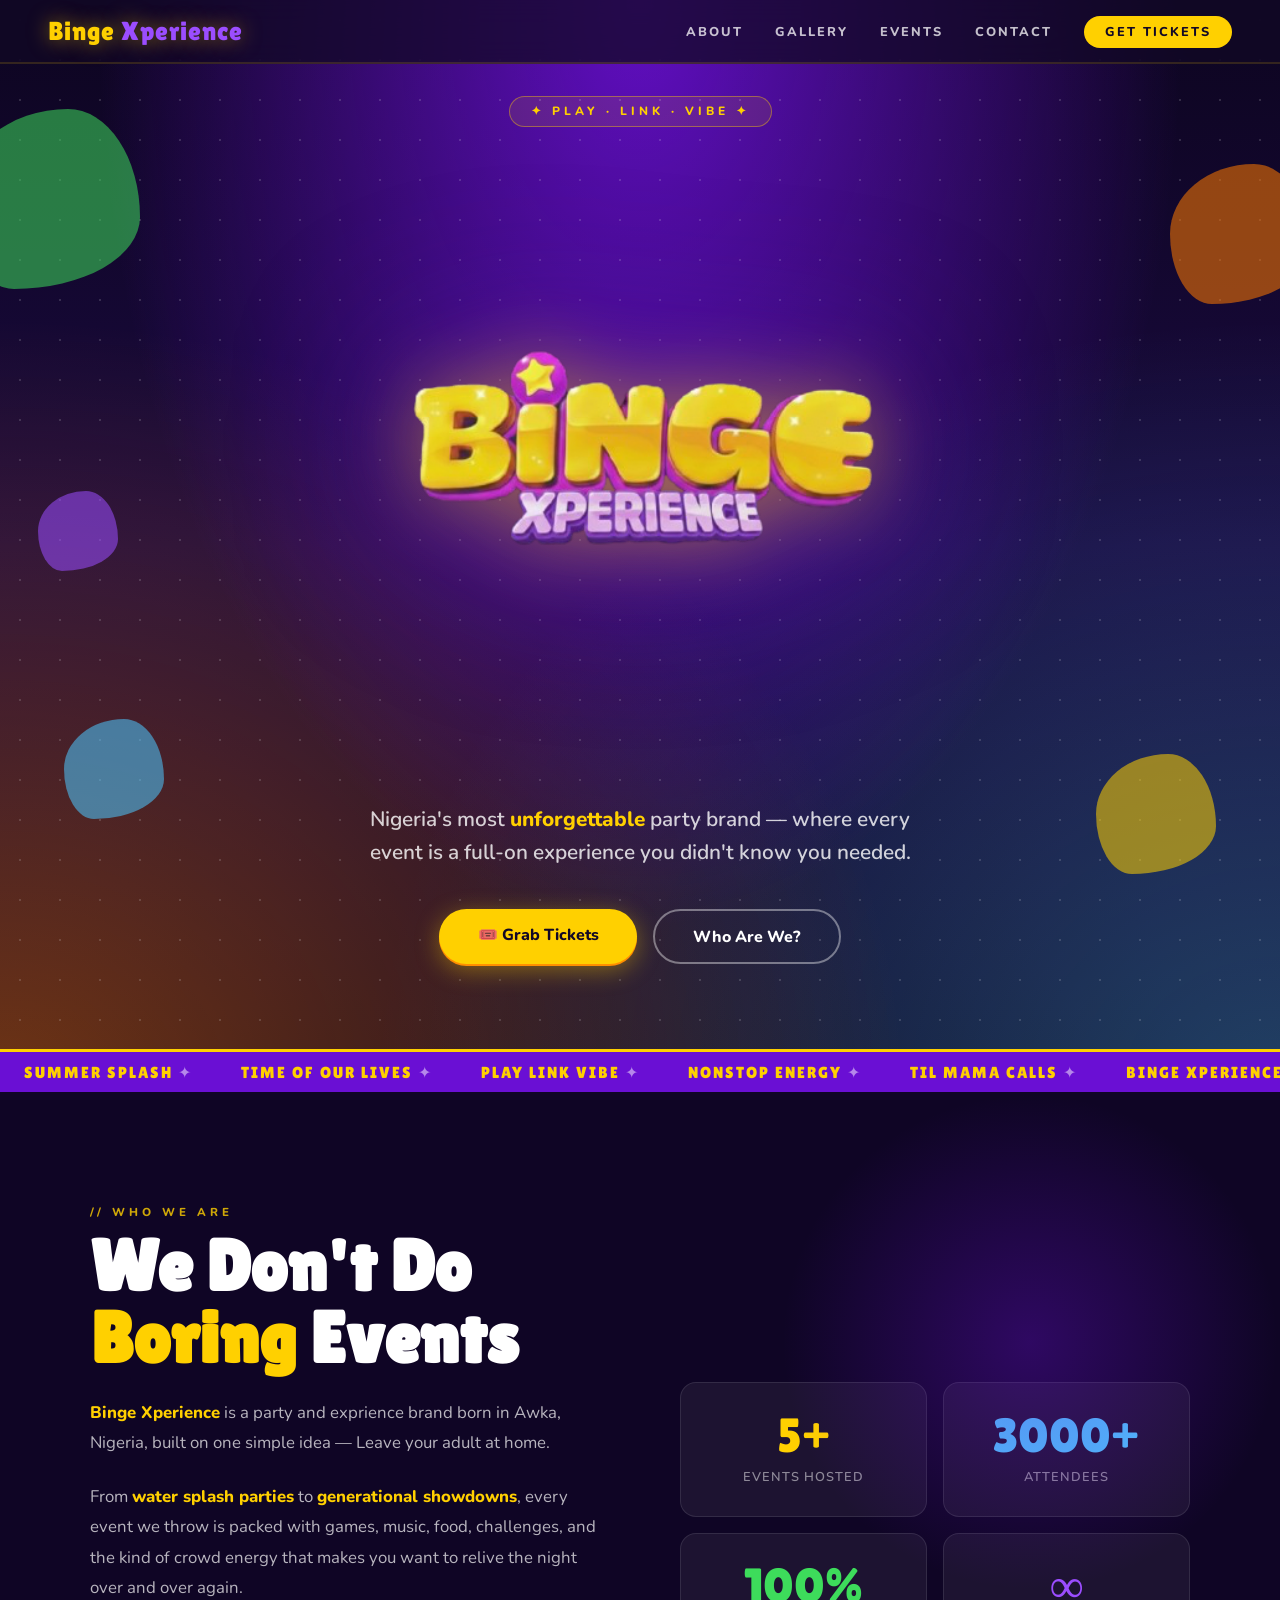
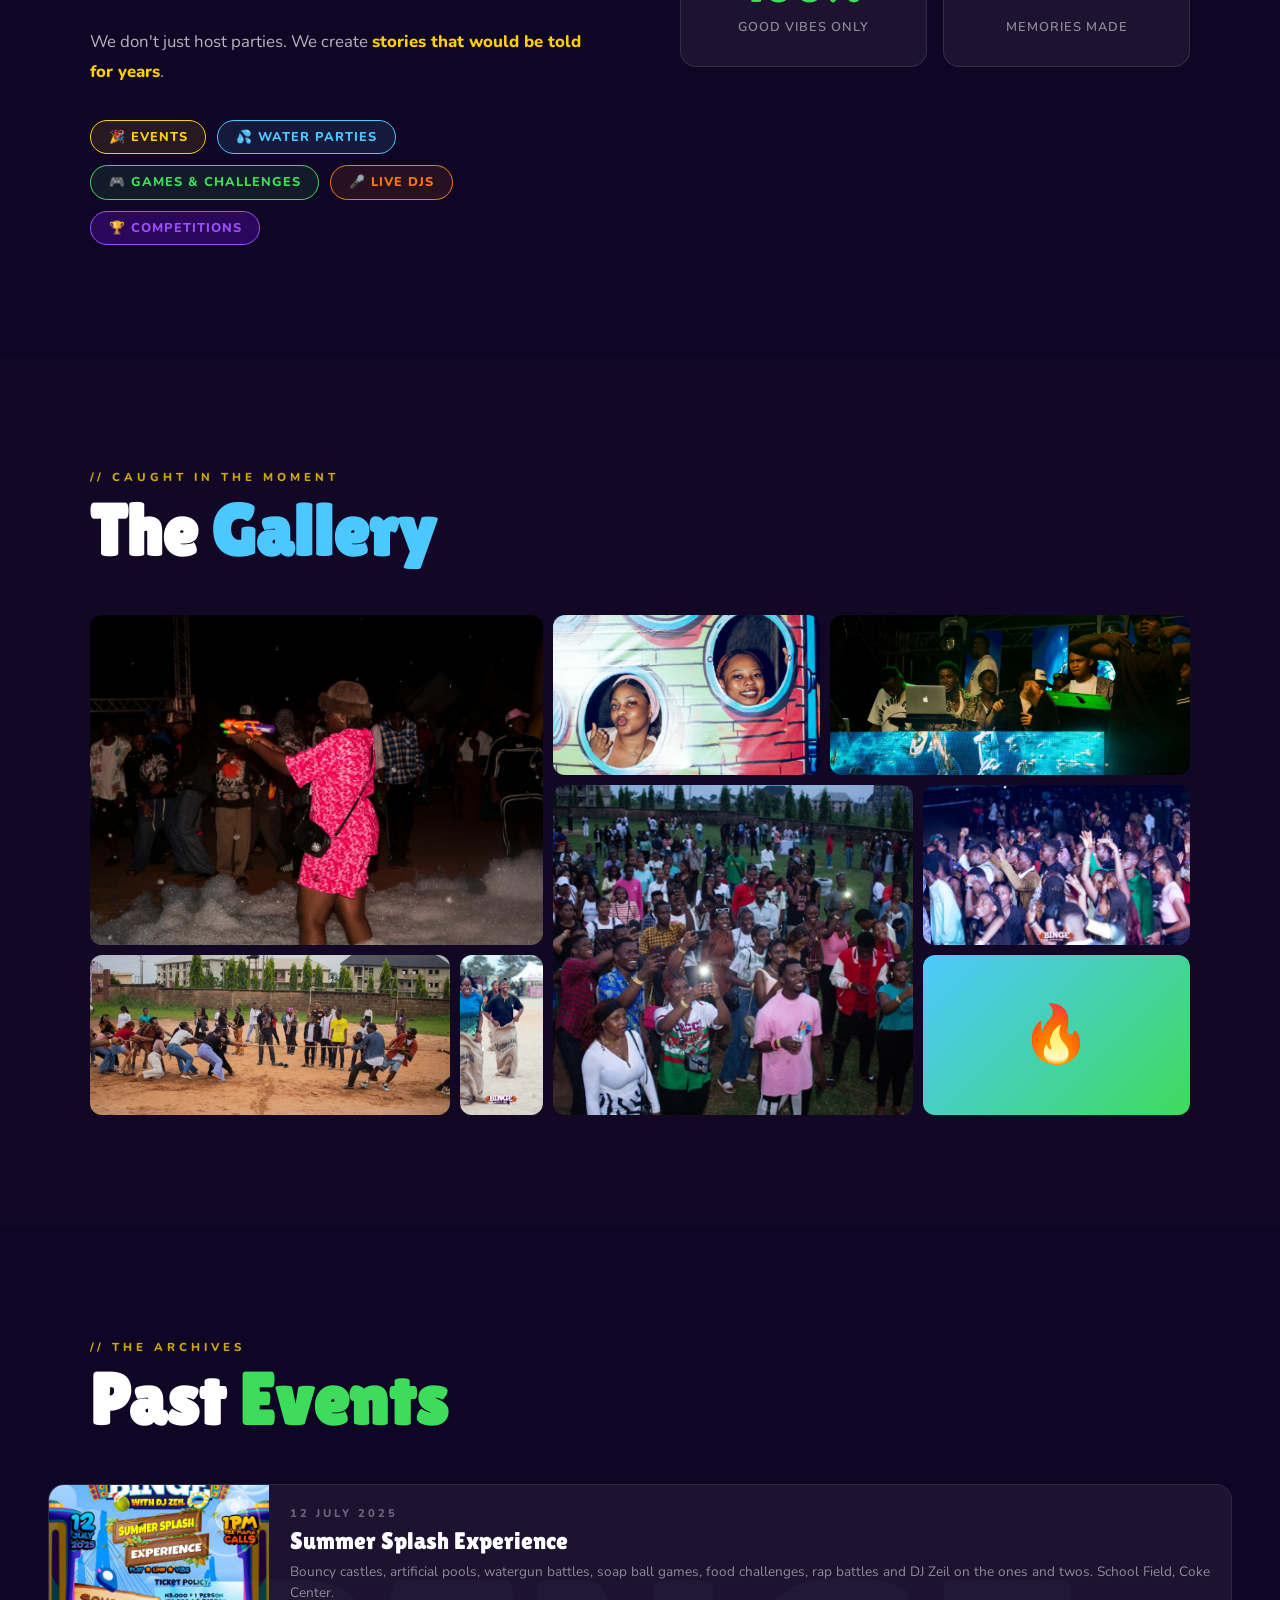
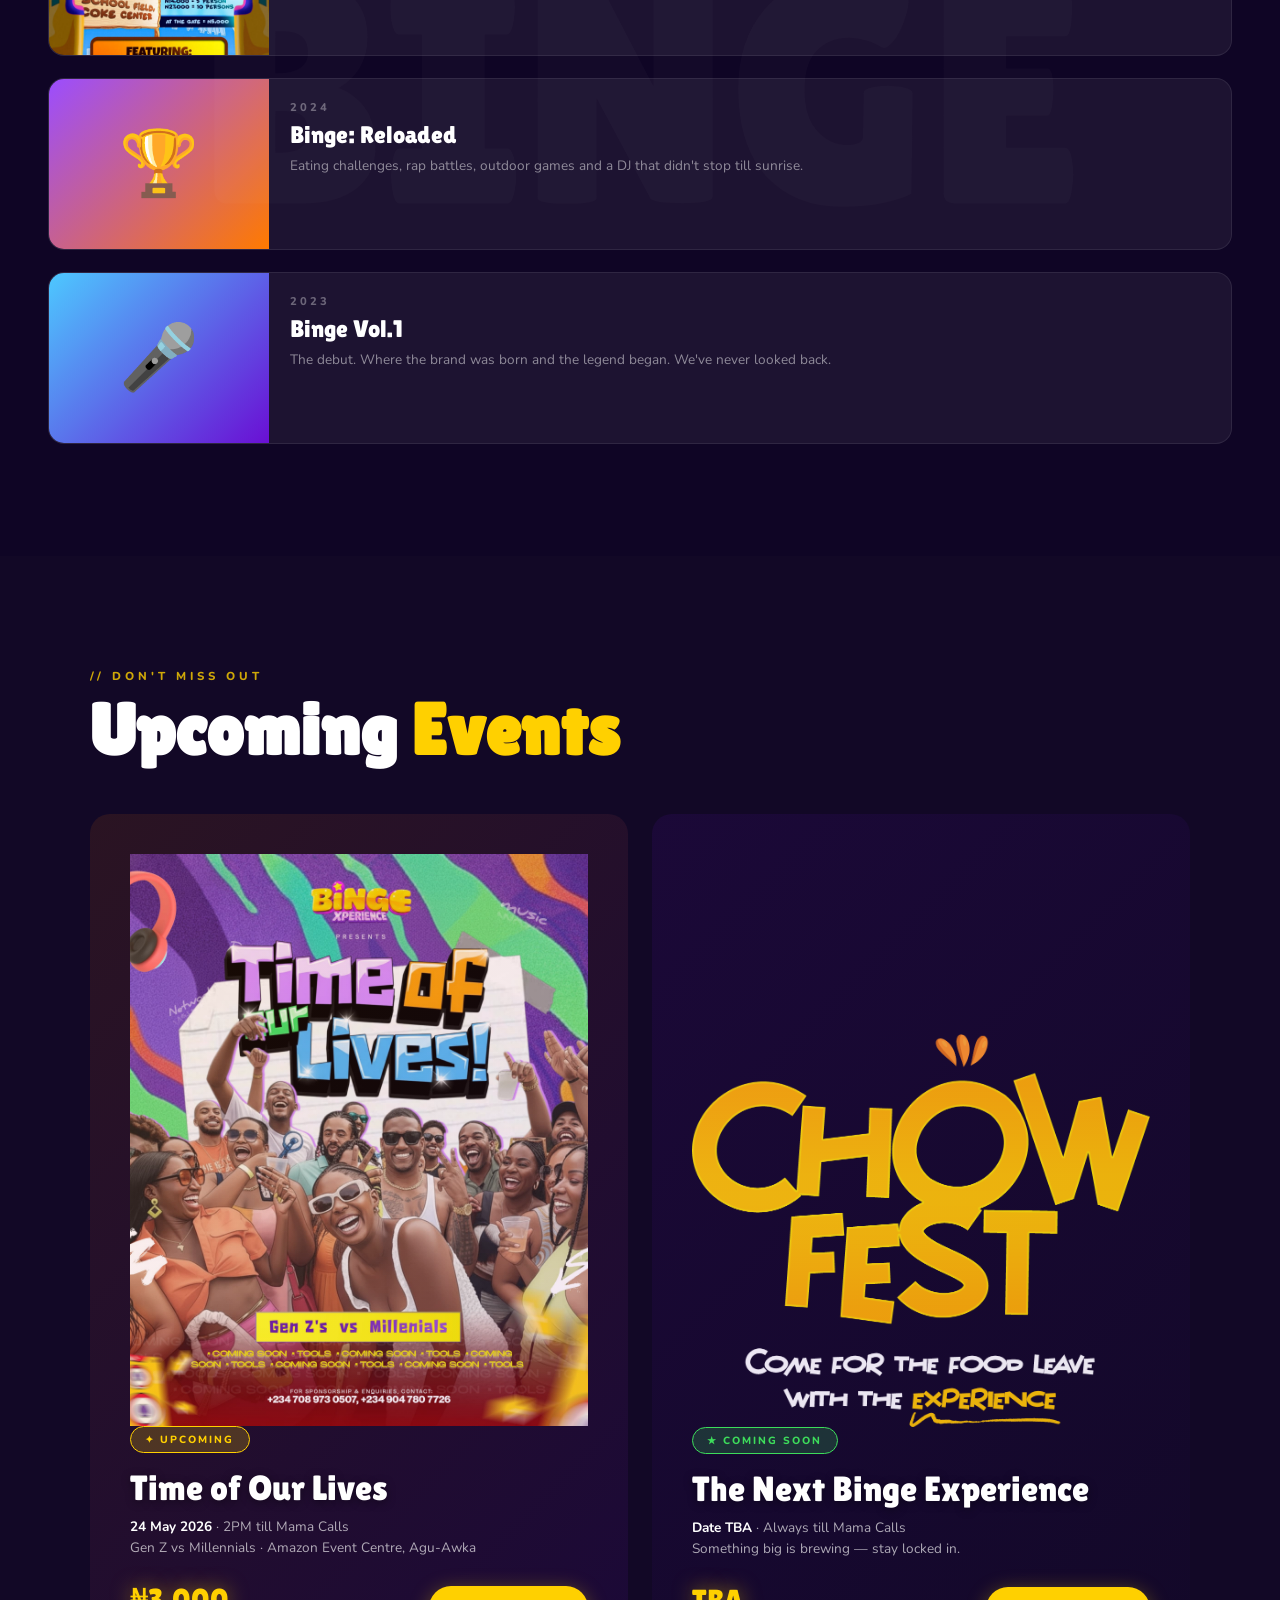
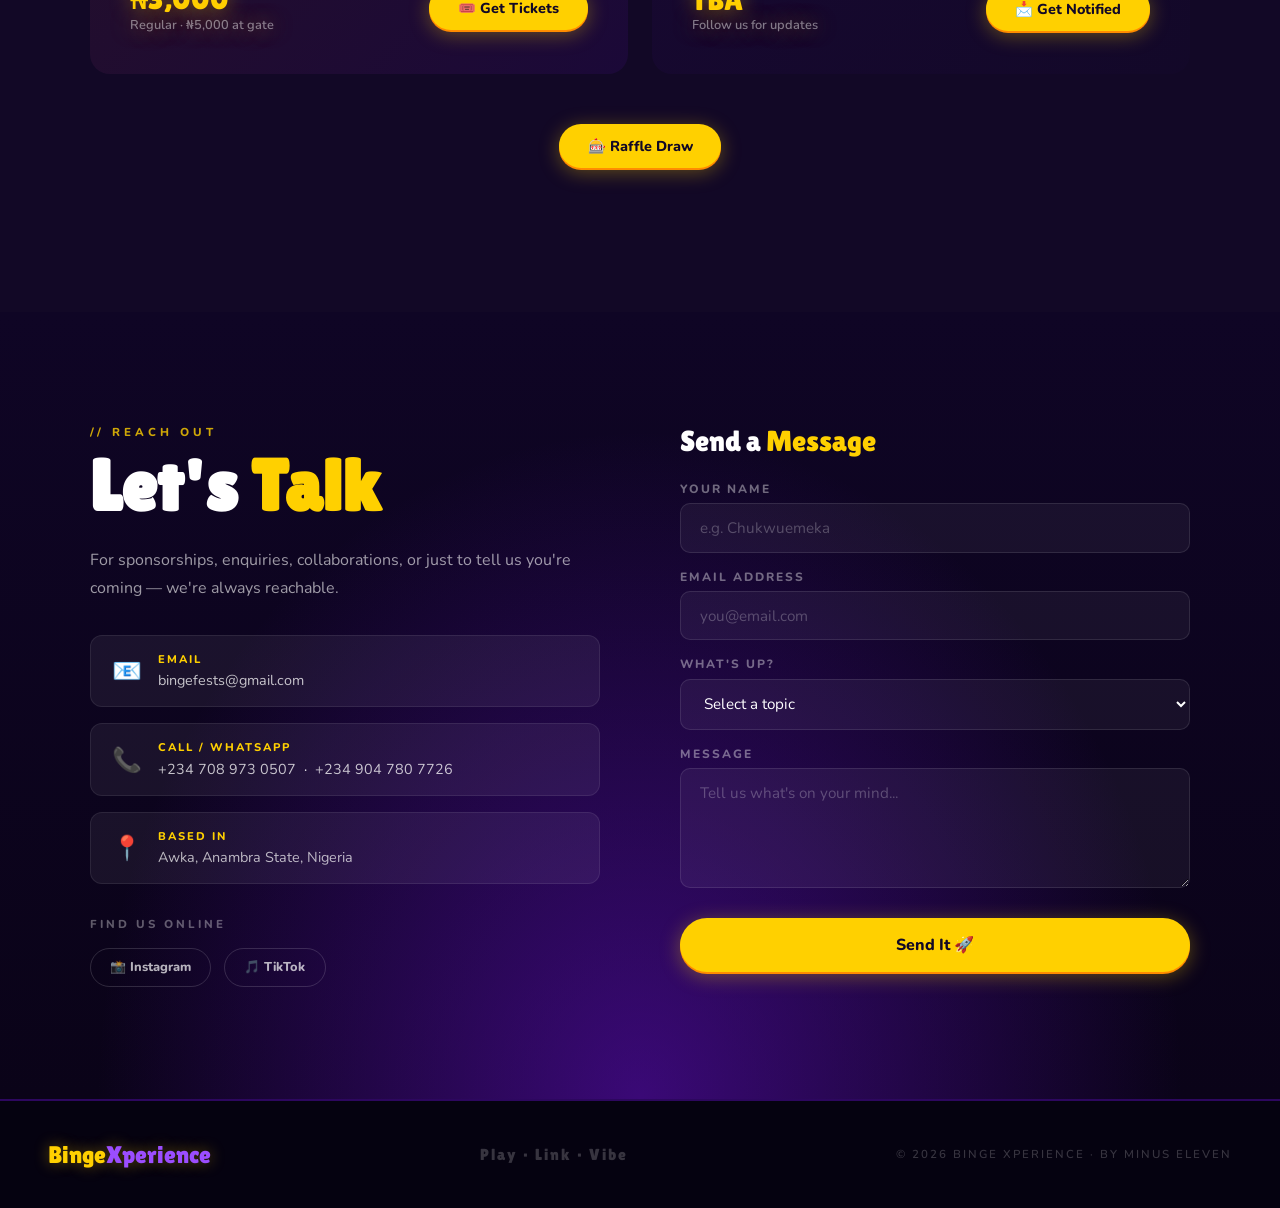
<file: index.html>
<!DOCTYPE html>
<html lang="en">

<head>
  <meta charset="UTF-8" />
  <meta name="viewport" content="width=device-width, initial-scale=1.0" />
  <title>Binge Xperience</title>
  <link
    href="https://fonts.googleapis.com/css2?family=Lilita+One&family=Nunito:ital,wght@0,400;0,600;0,800;1,400&family=Black+Han+Sans&display=swap"
    rel="stylesheet" />
  <link rel="stylesheet" href="binge.css" />
  <link rel="icon" href="images/letterhead.png" type="image/png" href="binge-logo.png" />
  <meta property="og:title" content="Binge Xperience - Nigeria's most unforgettable party brand" />
  <meta property="og:description"
    content="From water splash parties to generational showdowns, every event we throw is packed with games, music, food, challenges. Play. Link. Vibe." />
  <meta property="og:image" content="https://binge-xperience.vercel.app/images/letterhead.png" />
  <meta property="og:url" content="https://binge-xperience.vercel.app" />
  <meta property="og:type" content="website" />
  <meta name="twitter:card" content="summary_large_image" />
  <meta name="twitter:title" content="Binge Xperience - Nigeria's most unforgettable party brand" />
  <meta name="twitter:description"
    content="From water splash parties to generational showdowns, every event we throw is packed with games, music, food, challenges. Play. Link. Vibe." />
  <meta name="twitter:image" content="https://binge-xperience.vercel.app/images/letterhead.png" />

</head>

<body>

  <!-- ── NAV ── -->
  <nav>
    <a href="#hero" class="nav-brand">Binge <span> Xperience</span></a>
    <ul class="nav-links">
      <li><a href="#about">About</a></li>
      <li><a href="#gallery">Gallery</a></li>
      <li><a href="#upcoming">Events</a></li>
      <li><a href="#contact">Contact</a></li>
      <li><a href="https://spotix.com.ng/discover/time-of-our-lives" target="_blank" class="nav-ticket">Get Tickets</a>
      </li>
    </ul>
  </nav>

  <!-- ── HERO ── -->
  <section id="hero">
    <div class="hero-bg"></div>
    <div class="dots-bg"></div>
    <div class="wiggle w1"></div>
    <div class="wiggle w2"></div>
    <div class="wiggle w3"></div>
    <div class="wiggle w4"></div>
    <div class="wiggle w5"></div>

    <div class="hero-content">
      <div class="hero-eyebrow">✦ Play · Link · Vibe ✦</div>
      <div class="hero-logo-wrap">
        <img src="images/letterhead.png" alt="Binge Xperience" class="hero-logo-img">
      </div>
      <p class="hero-tagline">Nigeria's most <em>unforgettable</em> party brand — where every event is a full-on
        experience you didn't know you needed.</p>
      <div class="hero-cta-row">
        <a href="#upcoming" class="btn-yellow">🎟️ Grab Tickets</a>
        <a href="#about" class="btn-outline">Who Are We?</a>
      </div>
    </div>

    <div class="ticker-bar">
      <div class="ticker-inner">
        <span>SUMMER SPLASH</span><span>TIME OF OUR LIVES</span><span>PLAY LINK VIBE</span><span>NONSTOP
          ENERGY</span><span>TIL MAMA CALLS</span><span>BINGE XPERIENCE</span>
        <span>SUMMER SPLASH</span><span>TIME OF OUR LIVES</span><span>PLAY LINK VIBE</span><span>NONSTOP
          ENERGY</span><span>TIL MAMA CALLS</span><span>BINGE XPERIENCE</span>
      </div>
    </div>
  </section>

  <!-- ── ABOUT ── -->
  <section id="about">
    <div class="section-wrap">
      <div class="about-grid">
        <div class="about-text reveal">
          <div class="s-label">// Who We Are</div>
          <h2 class="s-title">We Don't Do <span class="accent">Boring</span> Events</h2>
          <p class="about-body">
            <strong>Binge Xperience</strong> is a party and exprience brand born in Awka, Nigeria, built on one simple
            idea — Leave your adult at home.
          </p>
          <p class="about-body">
            From <strong>water splash parties</strong> to <strong>generational showdowns</strong>, every event we throw
            is packed with games, music, food, challenges, and the kind of crowd energy that makes you want to relive
            the night over and over again.
          </p>
          <p class="about-body">
            We don't just host parties. We create <strong>stories that would be told for years</strong>.
          </p>
          <div class="about-pills">
            <span class="pill pill-yellow">🎉 Events</span>
            <span class="pill pill-sky">💦 Water Parties</span>
            <span class="pill pill-green">🎮 Games & Challenges</span>
            <span class="pill pill-orange">🎤 Live DJs</span>
            <span class="pill pill-purple">🏆 Competitions</span>
          </div>
        </div>

        <div class="about-visual reveal delay-2">
          <div class="stat-card">
            <span class="stat-num n-yellow">5+</span>
            <span class="stat-label">Events Hosted</span>
          </div>
          <div class="stat-card">
            <span class="stat-num n-sky">3000+</span>
            <span class="stat-label">Attendees</span>
          </div>
          <div class="stat-card">
            <span class="stat-num n-green">100%</span>
            <span class="stat-label">Good Vibes Only</span>
          </div>
          <div class="stat-card">
            <span class="stat-num n-purple">∞</span>
            <span class="stat-label">Memories Made</span>
          </div>
        </div>
      </div>
    </div>
  </section>

  <!-- ── GALLERY ── -->
  <section id="gallery">
    <div class="section-wrap">
      <div class="reveal">
        <div class="s-label">// Caught in the Moment</div>
        <h2 class="s-title">The <span class="accent2">Gallery</span></h2>
      </div>
      <div class="gallery-mosaic reveal delay-2">
        <div class="gp">
          <div class="gp-inner"><img src="images/pic1.jpeg" alt="Summer Splash 2025"></div>
          <div class="gp-overlay">
            <div class="gp-label">Summer Splash 2025</div>
          </div>
        </div>
        <div class="gp">
          <div class="gp-inner"><img src="images/face.jpg" alt="Binge faces"></div>
          <div class="gp-overlay">
            <div class="gp-label">Binges Faces</div>
          </div>
        </div>
        <div class="gp">
          <div class="gp-inner"><img src="images/pic2.jpeg" alt="DJ Sets"></div>
          <div class="gp-overlay">
            <div class="gp-label">DJ Sets</div>
          </div>
        </div>
        <div class="gp">
          <div class="gp-inner"><img src="images/PHOTO-2026-03-29-15-12-12.jpg" alt="Time of Our Lives"></div>
          <div class="gp-overlay">
            <div class="gp-label">Time of Our Lives</div>
          </div>
        </div>
        <div class="gp">
          <div class="gp-inner"><img src="images/crowd.jpeg" alt=""></div>
          <div class="gp-overlay">
            <div class="gp-label">The Crowd</div>
          </div>
        </div>
        <div class="gp">
          <div class="gp-inner"><img src="images/PHOTO-2026-03-29-13-49-16.jpg" alt="Gen Z vs Millennials"></div>
          <div class="gp-overlay">
            <div class="gp-label">Gen Z vs Millennials</div>
          </div>
        </div>
        <div class="gp">
          <div class="gp-inner"><img src="images/PHOTO-2026-03-29-16-07-18.jpg" alt="Sack Race"></div>
          <div class="gp-overlay">
            <div class="gp-label">Sack Race</div>
          </div>
        </div>
        <div class="gp">
          <div class="gp-inner bg-h">🔥</div>
          <div class="gp-overlay">
            <div class="gp-label">Bouncy Castles</div>
          </div>
        </div>
      </div>
    </div>
  </section>

  <!-- ── PAST EVENTS ── -->
  <section id="past-events">
    <div class="section-wrap">
      <div class="reveal">
        <div class="s-label">// The Archives</div>
        <h2 class="s-title">Past <span class="accent3">Events</span></h2>
      </div>
    </div>
    <div class="past-scroll-outer">
      <div class="past-scroll">
        <div class="past-card">
          <div class="past-card-img bg-a"><img src="images/p1.jpeg" alt=""></div>
          <div class="past-card-body">
            <div class="past-card-date">12 July 2025</div>
            <div class="past-card-title">Summer Splash Experience</div>
            <div class="past-card-desc">Bouncy castles, artificial pools, watergun battles, soap ball games, food
              challenges, rap battles and DJ Zeil on the ones and twos. School Field, Coke Center.</div>
          </div>
        </div>
      </div><br>
      <div class="past-card">
        <div class="past-card-img bg-f">🏆</div>
        <div class="past-card-body">
          <div class="past-card-date">2024</div>
          <div class="past-card-title">Binge: Reloaded</div>
          <div class="past-card-desc">Eating challenges, rap battles, outdoor games and a DJ that didn't stop till
            sunrise.</div>
        </div>
      </div><br>
      <div class="past-card">
        <div class="past-card-img bg-c">🎤</div>
        <div class="past-card-body">
          <div class="past-card-date">2023</div>
          <div class="past-card-title">Binge Vol.1</div>
          <div class="past-card-desc">The debut. Where the brand was born and the legend began. We've never looked
            back.</div>
        </div>
      </div>
    </div>
    </div>
  </section>

  <!-- ── UPCOMING EVENTS ── -->
  <section id="upcoming">
    <div class="section-wrap">
      <div class="reveal">
        <div class="s-label">// Don't Miss Out</div>
        <h2 class="s-title">Upcoming <span class="accent">Events</span></h2>
      </div>
      <div class="upcoming-grid">

        <!-- Time of Our Lives -->
        <div class="event-feature ef-2 reveal delay-1">
          <div class="ef-bg"></div>
          <img src="images/t1.jpeg" alt="Time of Our Lives event">
          <div class="ef-decor"></div>
          <div class="ef-content">
            <div class="ef-tag tag-upcoming">✦ Upcoming</div>
            <div class="ef-title">Time of Our Lives</div>
            <div class="ef-meta">
              <strong>24 May 2026</strong> · 2PM till Mama Calls<br />
              Gen Z vs Millennials · Amazon Event Centre, Agu-Awka
            </div>
            <div class="ef-footer">
              <div class="ef-price">
                ₦3,000
                <span>Regular · ₦5,000 at gate</span>
              </div>
              <a href="https://spotix.com.ng/discover/time-of-our-lives" target="_blank" class="btn-ticket">🎟️ Get
                Tickets</a>
            </div>
          </div>
        </div>

        <!-- Coming Soon -->
        <div class="event-feature ef-1 reveal delay-2">
          <div class="ef-bg"></div>
          <img src="images/chowfest white text on black.png" alt="Chow Fest event">
          <div class="ef-decor"></div>
          <div class="ef-content">
            <div class="ef-tag tag-live">★ Coming Soon</div>
            <div class="ef-title">The Next Binge Experience</div>
            <div class="ef-meta">
              <strong>Date TBA</strong> · Always till Mama Calls<br />
              Something big is brewing — stay locked in.
            </div>
            <div class="ef-footer">
              <div class="ef-price">
                TBA
                <span>Follow us for updates</span>
              </div>
              <a href="mailto:bingefests@gmail.com" class="btn-ticket">📩 Get Notified</a>
            </div>
          </div>
        </div>

      </div>
    </div><br><br><br>
    <div style="display:flex; justify-content: center; margin-top: -1rem; margin-bottom: 2rem;">
      <a href="raffle.html" class="btn-ticket">🎰 Raffle Draw</a>
    </div>
  </section>



  <!-- ── CONTACT ── -->
  <section id="contact">
    <div class="section-wrap">
      <div class="contact-grid">

        <div class="contact-info reveal">
          <div class="s-label">// Reach Out</div>
          <h2 class="s-title">Let's <span class="accent">Talk</span></h2>
          <p class="contact-body">For sponsorships, enquiries, collaborations, or just to tell us you're coming — we're
            always reachable.</p>

          <div class="contact-details">
            <div class="contact-row">
              <div class="contact-icon">📧</div>
              <div class="contact-text">
                <strong>Email</strong>
                <a href="mailto:bingefests@gmail.com">bingefests@gmail.com</a>
              </div>
            </div>
            <div class="contact-row">
              <div class="contact-icon">📞</div>
              <div class="contact-text">
                <strong>Call / WhatsApp</strong>
                <a href="tel:+2347089730507">+234 708 973 0507</a> &nbsp;·&nbsp;
                <a href="tel:+2349047807726">+234 904 780 7726</a>
              </div>
            </div>
            <div class="contact-row">
              <div class="contact-icon">📍</div>
              <div class="contact-text">
                <strong>Based In</strong>
                <span style="color:rgba(255,255,255,0.7)">Awka, Anambra State, Nigeria</span>
              </div>
            </div>
          </div>

          <div class="contact-socials">
            <div class="social-title">Find us online</div>
            <div class="social-row">
              <a href="https://www.instagram.com/binge_xperience?igsh=MXR6aDhiMzhmYjB6dA==" class="social-btn">📸
                Instagram</a>
              <a href="https://www.tiktok.com/@binge_xperience1?_r=1&_t=ZS-957glg1Viqm" class="social-btn">🎵 TikTok</a>
            </div>
          </div>
        </div>

        <div class="contact-form-wrap reveal delay-2">
          <div class="form-title">Send a <span>Message</span></div>
          <form id="contact-form">
            <div class="form-group">
              <label class="form-label">Your Name</label>
              <input class="form-input" type="text" id="name" placeholder="e.g. Chukwuemeka" required />
            </div>
            <div class="form-group">
              <label class="form-label">Email Address</label>
              <input class="form-input" type="email" id="email" placeholder="you@email.com" required />
            </div>
            <div class="form-group">
              <label class="form-label">What's up?</label>
              <select class="form-input" id="topic" required>
                <option value="" disabled selected>Select a topic</option>
                <option value="Sponsorship">Sponsorship</option>
                <option value="General Enquiry">General Enquiry</option>
                <option value="Tickets">Tickets</option>
                <option value="Collaboration">Collaboration</option>
              </select>
            </div>
            <div class="form-group">
              <label class="form-label">Message</label>
              <textarea class="form-textarea" id="message" placeholder="Tell us what's on your mind..."
                required></textarea>
            </div>
            <button type="submit" class="form-submit">Send It 🚀</button>
          </form>
        </div>

      </div>
    </div>
  </section>

  <!-- ── FOOTER ── -->
  <footer>
    <div class="footer-brand">Binge<span>Xperience</span></div>
    <div class="footer-tagline">Play · Link · Vibe</div>
    <div class="footer-copy">© 2026 Binge Xperience · By MINUS ELEVEN</div>
  </footer>

  <script src="binge.js"></script>
</body>

</html>
</file>
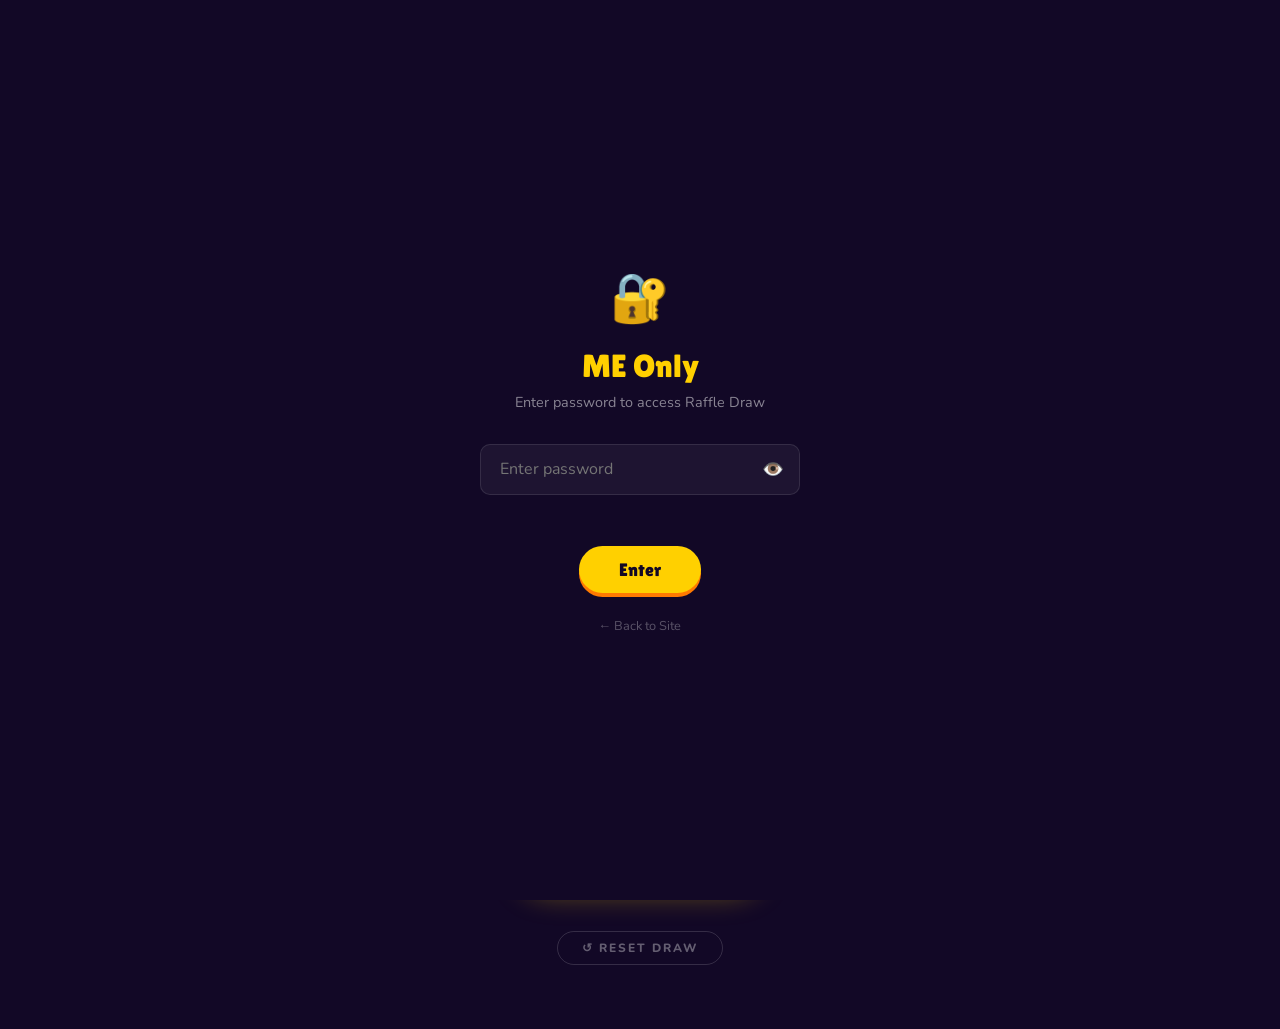
<file: raffle.html>
<!DOCTYPE html>
<html lang="en">

<head>
  <meta charset="UTF-8" />
  <meta name="viewport" content="width=device-width, initial-scale=1.0" />
  <title>Binge Xperience — Raffle Draw</title>
  <link href="https://fonts.googleapis.com/css2?family=Lilita+One&family=Nunito:wght@400;600;800&display=swap"
    rel="stylesheet" />
  <link rel="icon" href="images/letterhead.png" type="image/png" href="binge-logo.png" />
  <link rel="stylesheet" href="raffle.css" />
</head>

<body>

  <div class="bg-glow"></div>
  <div class="dots-bg"></div>

  <!-- HEADER -->
  <header>
    <a href="index.html" class="back-link">← Back to Site</a>
    <div class="page-eyebrow">// Time of Our Lives · 24 May 2026</div>
    <h1 class="page-title">🎰 Raffle <span>Draw</span></h1>
    <p class="page-sub">5 lucky ticket holders win a Binge goodie bag</p>
  </header>

  <!-- WINNERS BOARD -->
  <div class="winners-board">
    <div class="winners-title">
      🏆 Winners
      <span class="winner-count" id="winnerCount">0 / 5</span>
    </div>
    <div class="winners-list" id="winnersList">
      <span class="no-winners">No winners yet — spin to start!</span>
    </div>
  </div>

  <!-- WHEEL -->
  <div class="wheel-section">
    <div class="wheel-wrap">
      <div class="wheel-pointer"></div>
      <canvas id="wheel"></canvas>
    </div>
    <button class="spin-btn" id="spinBtn" onclick="spinWheel()">SPIN IT 🎯</button>
    <button class="reset-btn" onclick="resetDraw()">↺ Reset Draw</button>
  </div>

  <!-- ALL DONE -->
  <div class="all-done" id="allDone">
    <div class="all-done-title">🎉 All 5 Winners Picked!</div>
    <div class="all-done-sub">The raffle draw is complete. Congratulations to all winners!</div>
  </div>

  <!-- RESULT POPUP -->
  <div class="result-overlay" id="resultOverlay">
    <div class="result-card">
      <span class="result-emoji">🎉</span>
      <div class="result-label">Winner!</div>
      <div class="result-id" id="resultId"></div>
      <div class="result-sub">Ticket ID <strong id="resultIdSmall"></strong> wins a <strong>Binge Goodie Bag!</strong>
        🎁</div>
      <button class="result-close" onclick="closeResult()">Next Spin →</button>
    </div>
  </div>

  <script src="raffle.js"></script>
</body>

</html>
</file>
<file: binge.css>
/* ============================================================
   BINGE XPERIENCE — binge.css
   ============================================================ */

html,
body {
  overflow-x: hidden;
  max-width: 100%;
}


:root {
  --purple: #6a0fd4;
  --purple-light: #9b4dff;
  --yellow: #ffd000;
  --orange: #ff7a00;
  --sky: #4dc8ff;
  --green: #3ddc5b;
  --white: #ffffff;
  --dark: #120826;
  --card-bg: rgba(255, 255, 255, 0.06);
}

*,
*::before,
*::after {
  box-sizing: border-box;
  margin: 0;
  padding: 0;
}

html {
  scroll-behavior: smooth;
}

body {
  background: var(--dark);
  font-family: 'Nunito', sans-serif;
  color: var(--white);
  overflow-x: hidden;
}

/* ── NAV ── */
nav {
  position: fixed;
  top: 0;
  left: 0;
  right: 0;
  z-index: 200;
  display: flex;
  align-items: center;
  justify-content: space-between;
  padding: 1rem 3rem;
  background: rgba(18, 8, 38, 0.75);
  backdrop-filter: blur(14px);
  border-bottom: 2px solid rgba(255, 208, 0, 0.15);
}

.nav-brand {
  font-family: 'Lilita One', cursive;
  font-size: 1.6rem;
  color: var(--yellow);
  text-decoration: none;
  letter-spacing: 1px;
  text-shadow: 0 0 20px rgba(255, 208, 0, 0.5);
}

.nav-brand span {
  color: var(--purple-light);
}

.nav-links {
  display: flex;
  gap: 2rem;
  list-style: none;
}

.nav-links a {
  color: rgba(255, 255, 255, 0.75);
  text-decoration: none;
  font-weight: 800;
  font-size: 0.8rem;
  letter-spacing: 2px;
  text-transform: uppercase;
  transition: color 0.2s;
}

.nav-links a:hover {
  color: var(--yellow);
}

.nav-ticket {
  background: var(--yellow);
  color: var(--dark) !important;
  padding: 0.45rem 1.3rem;
  border-radius: 30px;
  font-weight: 800 !important;
}

.nav-ticket:hover {
  background: var(--orange);
  color: #fff !important;
}

/* ── HERO ── */
#hero {
  min-height: 100vh;
  display: flex;
  flex-direction: column;
  align-items: center;
  justify-content: center;
  position: relative;
  overflow: hidden;
  padding: 6rem 2rem 8rem;
  text-align: center;
}

.hero-bg {
  position: absolute;
  inset: 0;
  z-index: 0;
  background:
    radial-gradient(ellipse at 50% 0%, rgba(106, 15, 212, 0.9) 0%, transparent 60%),
    radial-gradient(ellipse at 0% 100%, rgba(255, 122, 0, 0.4) 0%, transparent 50%),
    radial-gradient(ellipse at 100% 100%, rgba(77, 200, 255, 0.3) 0%, transparent 50%),
    linear-gradient(180deg, #0d0520 0%, #1a0a40 50%, #0d0520 100%);
}

.wiggle {
  position: absolute;
  z-index: 1;
  border-radius: 60% 40% 70% 30% / 50% 60% 40% 50%;
  filter: blur(0px);
  opacity: 0.55;
  animation: wiggleAnim 7s ease-in-out infinite alternate;
}

.w1 {
  width: 180px;
  height: 180px;
  background: var(--green);
  top: 10%;
  left: -40px;
  animation-delay: 0s;
}

.w2 {
  width: 140px;
  height: 140px;
  background: var(--orange);
  top: 15%;
  right: -30px;
  animation-delay: -2s;
}

.w3 {
  width: 100px;
  height: 100px;
  background: var(--sky);
  bottom: 25%;
  left: 5%;
  animation-delay: -4s;
}

.w4 {
  width: 120px;
  height: 120px;
  background: var(--yellow);
  bottom: 20%;
  right: 5%;
  animation-delay: -1s;
}

.w5 {
  width: 80px;
  height: 80px;
  background: var(--purple-light);
  top: 45%;
  left: 3%;
  animation-delay: -3s;
}

@keyframes wiggleAnim {
  0% {
    transform: rotate(0deg) scale(1);
    border-radius: 60% 40% 70% 30% / 50% 60% 40% 50%;
  }

  100% {
    transform: rotate(15deg) scale(1.1);
    border-radius: 40% 60% 30% 70% / 60% 40% 50% 50%;
  }
}

.dots-bg {
  position: absolute;
  inset: 0;
  z-index: 1;
  background-image: radial-gradient(circle, rgba(255, 255, 255, 0.15) 1px, transparent 1px);
  background-size: 40px 40px;
}

.hero-content {
  position: relative;
  z-index: 10;
}

.hero-eyebrow {
  display: inline-block;
  font-family: 'Nunito', sans-serif;
  font-weight: 800;
  font-size: 0.75rem;
  letter-spacing: 4px;
  text-transform: uppercase;
  color: var(--yellow);
  background: rgba(255, 208, 0, 0.1);
  border: 1.5px solid rgba(255, 208, 0, 0.4);
  border-radius: 30px;
  padding: 0.4rem 1.3rem;
  margin-bottom: 2rem;
  animation: popIn 0.6s cubic-bezier(0.34, 1.56, 0.64, 1) both;
}

.hero-logo-wrap {
  position: relative;
  display: flex;
  justify-content: center;
  align-items: center;
  margin-bottom: 1.5rem;
}

.hero-logo-img {
  width: clamp(280px, 55vw, 620px);
  height: auto;
  display: block;
  margin: 0 auto;
  border-radius: 16px;
  filter: drop-shadow(0 0 40px rgba(255, 208, 0, 0.45)) drop-shadow(0 0 80px rgba(106, 15, 212, 0.5));
  animation: popIn 0.7s 0.1s cubic-bezier(0.34, 1.56, 0.64, 1) both;
}

/* Legacy text logo styles (kept for fallback) */
.hero-logo {
  font-family: 'Lilita One', cursive;
  font-size: clamp(6rem, 20vw, 16rem);
  line-height: 0.85;
  letter-spacing: -4px;
  color: var(--white);
  text-shadow:
    6px 6px 0 var(--purple),
    -3px -3px 0 rgba(106, 15, 212, 0.6),
    0 0 60px rgba(255, 208, 0, 0.3),
    0 0 120px rgba(106, 15, 212, 0.5);
  display: block;
}

.hero-logo-sub {
  font-family: 'Lilita One', cursive;
  font-size: clamp(1.8rem, 5vw, 4rem);
  letter-spacing: 8px;
  color: var(--yellow);
  text-transform: uppercase;
  display: block;
  text-shadow: 0 0 30px rgba(255, 208, 0, 0.6), 3px 3px 0 var(--orange);
  margin-top: -0.5rem;
}

.star {
  position: absolute;
  font-size: 2rem;
  animation: starFloat 3s ease-in-out infinite alternate;
}

.star-1 {
  top: -10px;
  left: -40px;
  animation-delay: 0s;
}

.star-2 {
  top: 10px;
  right: -50px;
  animation-delay: -1s;
  font-size: 1.5rem;
}

.star-3 {
  bottom: 10px;
  left: -20px;
  animation-delay: -2s;
  font-size: 1.2rem;
}

@keyframes starFloat {
  from {
    transform: translateY(0) rotate(0deg);
  }

  to {
    transform: translateY(-12px) rotate(20deg);
  }
}

.hero-tagline {
  font-family: 'Nunito', sans-serif;
  font-size: clamp(1rem, 2.5vw, 1.3rem);
  font-weight: 600;
  color: rgba(255, 255, 255, 0.8);
  max-width: 560px;
  margin: 0 auto 2.5rem;
  line-height: 1.6;
  animation: fadeUp 0.8s 0.3s ease both;
}

.hero-tagline em {
  color: var(--yellow);
  font-style: normal;
  font-weight: 800;
}

.hero-cta-row {
  display: flex;
  gap: 1rem;
  justify-content: center;
  flex-wrap: wrap;
  animation: fadeUp 0.8s 0.45s ease both;
}

/* ── BUTTONS ── */
.btn-yellow {
  display: inline-block;
  background: var(--yellow);
  color: var(--dark);
  font-family: 'Nunito', sans-serif;
  font-weight: 800;
  font-size: 1rem;
  padding: 0.9rem 2.4rem;
  border-radius: 50px;
  text-decoration: none;
  box-shadow: 0 6px 25px rgba(255, 208, 0, 0.4), 0 2px 0 var(--orange);
  transition: transform 0.15s, box-shadow 0.15s;
}

.btn-yellow:hover {
  transform: translateY(-3px) scale(1.03);
  box-shadow: 0 10px 35px rgba(255, 208, 0, 0.5);
}

.btn-outline {
  display: inline-block;
  border: 2.5px solid rgba(255, 255, 255, 0.4);
  color: var(--white);
  font-family: 'Nunito', sans-serif;
  font-weight: 800;
  font-size: 1rem;
  padding: 0.9rem 2.4rem;
  border-radius: 50px;
  text-decoration: none;
  transition: border-color 0.2s, background 0.2s;
}

.btn-outline:hover {
  border-color: var(--yellow);
  background: rgba(255, 208, 0, 0.08);
}

.btn-ticket {
  display: inline-block;
  background: var(--yellow);
  color: var(--dark);
  font-family: 'Nunito', sans-serif;
  font-weight: 800;
  font-size: 0.9rem;
  padding: 0.75rem 1.8rem;
  border-radius: 50px;
  text-decoration: none;
  box-shadow: 0 4px 20px rgba(255, 208, 0, 0.35), 0 2px 0 var(--orange);
  transition: transform 0.15s, box-shadow 0.15s;
  white-space: nowrap;
}

.btn-ticket:hover {
  transform: translateY(-3px);
  box-shadow: 0 8px 30px rgba(255, 208, 0, 0.5);
}

/* ── TICKER ── */
.ticker-bar {
  position: absolute;
  bottom: 0;
  left: 0;
  right: 0;
  background: var(--purple);
  border-top: 3px solid var(--yellow);
  padding: 0.65rem 0;
  overflow: hidden;
  z-index: 10;
}

.ticker-inner {
  display: flex;
  white-space: nowrap;
  animation: tickerScroll 25s linear infinite;
}

.ticker-inner span {
  font-family: 'Lilita One', cursive;
  font-size: 1rem;
  letter-spacing: 2px;
  padding: 0 1.5rem;
  color: var(--yellow);
}

.ticker-inner span::after {
  content: ' ✦ ';
  color: rgba(255, 255, 255, 0.5);
}

@keyframes tickerScroll {
  0% {
    transform: translateX(0);
  }

  100% {
    transform: translateX(-50%);
  }
}

/* ── SHARED SECTION STYLES ── */
/* Decorative background patterns for sections */
section {
  padding: 7rem 3rem;
}

.section-wrap {
  max-width: 1100px;
  margin: 0 auto;
}

.s-label {
  font-family: 'Nunito', sans-serif;
  font-weight: 800;
  font-size: 0.72rem;
  letter-spacing: 4px;
  text-transform: uppercase;
  color: var(--yellow);
  margin-bottom: 0.6rem;
  opacity: 0.8;
}

.s-title {
  font-family: 'Lilita One', cursive;
  font-size: clamp(2.6rem, 6vw, 4.5rem);
  line-height: 1;
  margin-bottom: 1rem;
}

.s-title .accent {
  color: var(--yellow);
}

.s-title .accent2 {
  color: var(--sky);
}

.s-title .accent3 {
  color: var(--green);
}

/* ── ABOUT ── */
#about {
  background: #0f0525;
  position: relative;
  overflow: hidden;
}

#about::after {
  content: '';
  position: absolute;
  top: 0;
  right: 0;
  width: 500px;
  height: 500px;
  background: radial-gradient(circle, rgba(106, 15, 212, 0.35) 0%, transparent 70%);
  pointer-events: none;
}

.about-grid {
  display: grid;
  grid-template-columns: 1fr 1fr;
  gap: 5rem;
  align-items: center;
}

.about-text .s-title {
  margin-bottom: 1.5rem;
}

.about-body {
  font-size: 1.05rem;
  line-height: 1.8;
  color: rgba(255, 255, 255, 0.7);
  margin-bottom: 1.5rem;
}

.about-body strong {
  color: var(--yellow);
  font-weight: 800;
}

.about-pills {
  display: flex;
  flex-wrap: wrap;
  gap: 0.7rem;
  margin-top: 2rem;
}

.pill {
  display: inline-block;
  font-family: 'Nunito', sans-serif;
  font-weight: 800;
  font-size: 0.8rem;
  letter-spacing: 1px;
  padding: 0.45rem 1.1rem;
  border-radius: 30px;
  text-transform: uppercase;
}

.pill-purple {
  background: rgba(106, 15, 212, 0.3);
  border: 1.5px solid var(--purple-light);
  color: var(--purple-light);
}

.pill-yellow {
  background: rgba(255, 208, 0, 0.1);
  border: 1.5px solid var(--yellow);
  color: var(--yellow);
}

.pill-sky {
  background: rgba(77, 200, 255, 0.1);
  border: 1.5px solid var(--sky);
  color: var(--sky);
}

.pill-green {
  background: rgba(61, 220, 91, 0.1);
  border: 1.5px solid var(--green);
  color: var(--green);
}

.pill-orange {
  background: rgba(255, 122, 0, 0.1);
  border: 1.5px solid var(--orange);
  color: var(--orange);
}

.about-visual {
  display: grid;
  grid-template-columns: 1fr 1fr;
  gap: 1rem;
  position: relative;
}

.stat-card {
  background: var(--card-bg);
  border: 1.5px solid rgba(255, 255, 255, 0.1);
  border-radius: 16px;
  padding: 1.8rem 1.5rem;
  text-align: center;
  transition: transform 0.2s, border-color 0.2s;
}

.stat-card:hover {
  transform: translateY(-5px);
  border-color: var(--yellow);
}

.stat-card:nth-child(2) {
  margin-top: 0rem;
}

.stat-card:nth-child(4) {
  margin-top: 0rem;
}

.stat-num {
  font-family: 'Lilita One', cursive;
  font-size: 3rem;
  line-height: 1;
  display: block;
  margin-bottom: 0.3rem;
}

.stat-label {
  font-size: 0.8rem;
  font-weight: 600;
  letter-spacing: 1px;
  text-transform: uppercase;
  color: rgba(255, 255, 255, 0.5);
}

.n-yellow {
  color: var(--yellow);
}

.n-sky {
  color: var(--sky);
}

.n-green {
  color: var(--green);
}

.n-purple {
  color: var(--purple-light);
}

/* ── GALLERY ── */
#gallery {
  background: var(--dark);
  position: relative;
}

.gallery-mosaic {
  display: grid;
  grid-template-columns: repeat(12, 1fr);
  grid-auto-rows: 160px;
  gap: 10px;
  margin-top: 3rem;
}

.gp {
  overflow: hidden;
  border-radius: 12px;
  position: relative;
  cursor: pointer;
}

.gp:nth-child(1) {
  grid-column: 1/6;
  grid-row: 1/3;
}

.gp:nth-child(2) {
  grid-column: 6/9;
  grid-row: 1/2;
}

.gp:nth-child(3) {
  grid-column: 9/13;
  grid-row: 1/2;
}

.gp:nth-child(4) {
  grid-column: 6/10;
  grid-row: 2/4;
}

.gp:nth-child(5) {
  grid-column: 10/13;
  grid-row: 2/3;
}

.gp:nth-child(6) {
  grid-column: 1/5;
  grid-row: 3/4;
}

.gp:nth-child(7) {
  grid-column: 5/6;
  grid-row: 3/4;
}

.gp:nth-child(8) {
  grid-column: 10/13;
  grid-row: 3/4;
}

.gp-inner {
  width: 100%;
  height: 100%;
  display: flex;
  align-items: center;
  justify-content: center;
  font-size: 3.5rem;
  transition: transform 0.4s ease;
}

.gp:hover .gp-inner {
  transform: scale(1.08);
}

.gp-overlay {
  position: absolute;
  inset: 0;
  background: rgba(18, 8, 38, 0.8);
  display: flex;
  align-items: center;
  justify-content: center;
  opacity: 0;
  transition: opacity 0.3s;
  border-radius: 12px;
}

.gp:hover .gp-overlay {
  opacity: 1;
}

.gp-label {
  font-family: 'Lilita One', cursive;
  font-size: 1.1rem;
  color: var(--yellow);
  text-align: center;
  padding: 0 1rem;
}

.gp-inner img {
  width: 100%;
  height: 100%;
  object-fit: cover;
  display: block;
}

.bg-a {
  background: linear-gradient(135deg, #6a0fd4, #ff7a00);
}

.bg-b {
  background: linear-gradient(135deg, #ffd000, #3ddc5b);
}

.bg-c {
  background: linear-gradient(135deg, #4dc8ff, #6a0fd4);
}

.bg-d {
  background: linear-gradient(135deg, #ff7a00, #ffd000);
}

.bg-e {
  background: linear-gradient(135deg, #3ddc5b, #4dc8ff);
}

.bg-f {
  background: linear-gradient(135deg, #9b4dff, #ff7a00);
}

.bg-g {
  background: linear-gradient(135deg, #ffd000, #6a0fd4);
}

.bg-h {
  background: linear-gradient(135deg, #4dc8ff, #3ddc5b);
}

/* ── PAST EVENTS ── */
#past-events {
  background: #0f0525;
  position: relative;
  overflow: hidden;
}

#past-events::before {
  content: 'BINGE';
  position: absolute;
  top: 50%;
  left: 50%;
  transform: translate(-50%, -50%);
  font-family: 'Lilita One', cursive;
  font-size: 25vw;
  color: rgba(255, 255, 255, 0.02);
  white-space: nowrap;
  pointer-events: none;
}

.past-scroll-outer {
  margin-top: 3rem;
}

.past-scroll {
  display: flex;
  flex-direction: column;
  gap: 1.5rem;
}

.past-card {
  background: var(--card-bg);
  border: 1.5px solid rgba(255, 255, 255, 0.08);
  border-radius: 16px;
  overflow: hidden;
  display: grid;
  grid-template-columns: 220px 1fr;
  transition: transform 0.2s, border-color 0.2s;
}

.past-card-img img {
  width: 100%;
  height: 100%;
  object-fit: cover;
  display: block;
}

.past-card:hover {
  transform: translateY(-6px);
  border-color: var(--purple-light);
}

.past-card-img {
  height: 170px;
  display: flex;
  align-items: center;
  justify-content: center;
  font-size: 4rem;
}

.past-card-body {
  padding: 1.3rem;
}

.past-card-date {
  font-size: 0.7rem;
  font-weight: 800;
  letter-spacing: 3px;
  text-transform: uppercase;
  color: rgba(255, 255, 255, 0.35);
  margin-bottom: 0.4rem;
}

.past-card-title {
  font-family: 'Lilita One', cursive;
  font-size: 1.5rem;
  color: var(--white);
  margin-bottom: 0.5rem;
}

.past-card-desc {
  font-size: 0.85rem;
  color: rgba(255, 255, 255, 0.5);
  line-height: 1.5;
}

/* ── UPCOMING EVENTS ── */
#upcoming {
  background: var(--dark);
  position: relative;
  overflow: hidden;
}

.upcoming-grid {
  display: grid;
  grid-template-columns: 1fr 1fr;
  gap: 1.5rem;
  margin-top: 3rem;
}

.event-feature {
  position: relative;
  border-radius: 20px;
  overflow: hidden;
  padding: 2.5rem;
  min-height: 400px;
  display: flex;
  flex-direction: column;
  justify-content: flex-end;
}

.ef-bg {
  display: none;
}

.event-feature::after {
  content: '';
  position: absolute;
  inset: 0;
  z-index: 2;
  background: rgba(18, 8, 38, 0.65);
}

.ef-1::after {
  background: linear-gradient(135deg, rgba(106, 15, 212, 0.1) 0%, rgba(26, 10, 64, 0.1) 100%);
}

.ef-2::after {
  background: linear-gradient(135deg, rgba(255, 122, 0, 0.1) 0%, rgba(106, 15, 212, 0.1) 100%);
}

.ef-img {
  position: absolute;
  inset: 0;
  width: 100%;
  height: 100%;
  object-fit: cover;
  z-index: 1;
}

.ef-decor {
  position: absolute;
  z-index: 3;
  font-size: 8rem;
  opacity: 0.15;
  top: 1rem;
  right: 1.5rem;
  animation: float 4s ease-in-out infinite alternate;
}

@keyframes float {
  from {
    transform: translateY(0);
  }

  to {
    transform: translateY(-15px);
  }
}

.ef-content {
  position: relative;
  z-index: 3;
}

.ef-tag {
  display: inline-block;
  font-family: 'Nunito', sans-serif;
  font-weight: 800;
  font-size: 0.65rem;
  letter-spacing: 2px;
  text-transform: uppercase;
  padding: 0.3rem 0.9rem;
  border-radius: 30px;
  margin-bottom: 1rem;
}

.tag-upcoming {
  background: rgba(255, 208, 0, 0.2);
  border: 1.5px solid var(--yellow);
  color: var(--yellow);
}

.tag-live {
  background: rgba(61, 220, 91, 0.2);
  border: 1.5px solid var(--green);
  color: var(--green);
}

.ef-title {
  font-family: 'Lilita One', cursive;
  font-size: 2.2rem;
  line-height: 1.1;
  margin-bottom: 0.6rem;
  text-shadow: 0 2px 10px rgba(0, 0, 0, 0.4);
}

.ef-meta {
  font-size: 0.85rem;
  color: rgba(255, 255, 255, 0.65);
  margin-bottom: 1.5rem;
  line-height: 1.5;
}

.ef-meta strong {
  color: var(--white);
}

.ef-footer {
  display: flex;
  align-items: center;
  justify-content: space-between;
  gap: 1rem;
}

.ef-price {
  font-family: 'Lilita One', cursive;
  font-size: 1.8rem;
  color: var(--yellow);
  text-shadow: 0 0 20px rgba(255, 208, 0, 0.5);
}

.ef-price span {
  font-family: 'Nunito', sans-serif;
  font-size: 0.8rem;
  color: rgba(255, 255, 255, 0.45);
  font-weight: 600;
  display: block;
}

/* ── CONTACT ── */
#contact {
  background: linear-gradient(180deg, #0f0525 0%, #0a0318 100%);
  position: relative;
  overflow: hidden;
}

#contact::before {
  content: '';
  position: absolute;
  inset: 0;
  background: radial-gradient(ellipse at 50% 100%, rgba(106, 15, 212, 0.5) 0%, transparent 60%);
  pointer-events: none;
}

.contact-grid {
  display: grid;
  grid-template-columns: 1fr 1fr;
  gap: 5rem;
  align-items: start;
  position: relative;
  z-index: 1;
}

.contact-info .s-title {
  margin-bottom: 1.5rem;
}

.contact-body {
  font-size: 1rem;
  color: rgba(255, 255, 255, 0.6);
  line-height: 1.8;
  margin-bottom: 2rem;
}

.contact-details {
  display: flex;
  flex-direction: column;
  gap: 1rem;
}

.contact-row {
  display: flex;
  align-items: center;
  gap: 1rem;
  padding: 1rem 1.3rem;
  background: var(--card-bg);
  border: 1px solid rgba(255, 255, 255, 0.08);
  border-radius: 12px;
  transition: border-color 0.2s;
}

.contact-row:hover {
  border-color: var(--yellow);
}

.contact-icon {
  font-size: 1.5rem;
}

.contact-text {
  font-size: 0.9rem;
}

.contact-text strong {
  display: block;
  color: var(--yellow);
  font-weight: 800;
  font-size: 0.7rem;
  letter-spacing: 2px;
  text-transform: uppercase;
  margin-bottom: 0.2rem;
}

.contact-text a {
  color: rgba(255, 255, 255, 0.75);
  text-decoration: none;
}

.contact-text a:hover {
  color: var(--yellow);
}

.contact-socials {
  margin-top: 2rem;
}

.social-title {
  font-size: 0.72rem;
  font-weight: 800;
  letter-spacing: 3px;
  text-transform: uppercase;
  color: rgba(255, 255, 255, 0.35);
  margin-bottom: 1rem;
}

.social-row {
  display: flex;
  gap: 0.8rem;
  flex-wrap: wrap;
}

.social-btn {
  display: inline-flex;
  align-items: center;
  gap: 0.5rem;
  font-family: 'Nunito', sans-serif;
  font-weight: 800;
  font-size: 0.8rem;
  padding: 0.6rem 1.2rem;
  border-radius: 30px;
  border: 1.5px solid rgba(255, 255, 255, 0.15);
  color: rgba(255, 255, 255, 0.7);
  text-decoration: none;
  transition: border-color 0.2s, color 0.2s, background 0.2s;
}

.social-btn:hover {
  border-color: var(--yellow);
  color: var(--yellow);
  background: rgba(255, 208, 0, 0.08);
}

/*.contact-form-wrap {} */

.form-title {
  font-family: 'Lilita One', cursive;
  font-size: 1.8rem;
  margin-bottom: 1.5rem;
  color: var(--white);
}

.form-title span {
  color: var(--yellow);
}

.form-group {
  margin-bottom: 1rem;
}

.form-label {
  display: block;
  font-size: 0.75rem;
  font-weight: 800;
  letter-spacing: 2px;
  text-transform: uppercase;
  color: rgba(255, 255, 255, 0.4);
  margin-bottom: 0.4rem;
}

.form-input,
.form-textarea {
  width: 100%;
  background: rgba(255, 255, 255, 0.05);
  border: 1.5px solid rgba(255, 255, 255, 0.1);
  color: var(--white);
  font-family: 'Nunito', sans-serif;
  font-size: 0.95rem;
  padding: 0.85rem 1.2rem;
  border-radius: 10px;
  outline: none;
  transition: border-color 0.2s;
}

.form-input option {
  background: #1a0a40;
  color: var(--white);
}

.form-input::placeholder,
.form-textarea::placeholder {
  color: rgba(255, 255, 255, 0.25);
}

.form-input:focus,
.form-textarea:focus {
  border-color: var(--yellow);
}

.form-textarea {
  min-height: 120px;
  resize: vertical;
}

.form-submit {
  width: 100%;
  background: var(--yellow);
  color: var(--dark);
  font-family: 'Nunito', sans-serif;
  font-weight: 800;
  font-size: 1rem;
  padding: 1rem;
  border: none;
  border-radius: 50px;
  cursor: pointer;
  box-shadow: 0 4px 20px rgba(255, 208, 0, 0.35), 0 2px 0 var(--orange);
  transition: transform 0.15s, box-shadow 0.15s;
  margin-top: 0.5rem;
}

.form-submit:hover {
  transform: translateY(-2px);
  box-shadow: 0 8px 30px rgba(255, 208, 0, 0.5);
}

a.form-submit {
  display: block;
  text-align: center;
  text-decoration: none;
}

/* ── FOOTER ── */
footer {
  background: #050210;
  border-top: 2px solid rgba(106, 15, 212, 0.4);
  padding: 2.5rem 3rem;
  display: flex;
  align-items: center;
  justify-content: space-between;
  flex-wrap: wrap;
  gap: 1.5rem;
}

.footer-tagline {
  font-family: 'Lilita One', cursive;
  font-size: 1rem;
  color: rgba(255, 255, 255, 0.2);
  letter-spacing: 2px;
}

.footer-copy {
  font-size: 0.72rem;
  font-weight: 600;
  letter-spacing: 2px;
  text-transform: uppercase;
  color: rgba(255, 255, 255, 0.2);
}

.footer-brand {
  font-family: 'Lilita One', cursive;
  font-size: 1.5rem;
  color: var(--yellow);
  text-shadow: 0 0 15px rgba(255, 208, 0, 0.4);
}

.footer-brand span {
  color: var(--purple-light);
}

/* ── ANIMATIONS ── */
@keyframes popIn {
  from {
    opacity: 0;
    transform: scale(0.8) translateY(20px);
  }

  to {
    opacity: 1;
    transform: scale(1) translateY(0);
  }
}

@keyframes fadeUp {
  from {
    opacity: 0;
    transform: translateY(25px);
  }

  to {
    opacity: 1;
    transform: translateY(0);
  }
}

/* ── SCROLL REVEAL ── */
.reveal {
  opacity: 0;
  transform: translateY(35px);
  transition: opacity 0.7s ease, transform 0.7s ease;
}

.reveal.visible {
  opacity: 1;
  transform: translateY(0);
}

.delay-1 {
  transition-delay: 0.1s;
}

.delay-2 {
  transition-delay: 0.2s;
}

.delay-3 {
  transition-delay: 0.3s;
}

.delay-4 {
  transition-delay: 0.4s;
}

/* ── RESPONSIVE ── */
@media (max-width: 900px) {
  nav {
    padding: 1rem 1.5rem;
  }

  .nav-links {
    display: none;
  }

  section {
    padding: 4rem 1.2rem;
  }

  .section-wrap {
    width: 100%;
    overflow: hidden;
  }

  /* ── ABOUT ── */
  .about-grid {
    grid-template-columns: 1fr;
    gap: 2.5rem;
  }

  .about-body {
    font-size: 0.95rem;
  }

  /* ── STATS ── */
  .about-visual {
    grid-template-columns: 1fr 1fr;
    gap: 0.8rem;
  }

  .stat-card:nth-child(2) {
    margin-top: 0;
  }

  .stat-card:nth-child(4) {
    margin-top: 0;
  }

  .stat-num {
    font-size: 2.2rem;
  }

  /* ── GALLERY ── */
  .gallery-mosaic {
    grid-template-columns: 1fr 1fr;
    grid-auto-rows: 140px;
  }

  .gp:nth-child(1) {
    grid-column: 1/2;
    grid-row: auto;
  }

  .gp:nth-child(2) {
    grid-column: 2/3;
    grid-row: auto;
  }

  .gp:nth-child(3) {
    grid-column: 1/2;
    grid-row: auto;
  }

  .gp:nth-child(4) {
    grid-column: 2/3;
    grid-row: auto;
  }

  .gp:nth-child(5) {
    grid-column: 1/2;
    grid-row: auto;
  }

  .gp:nth-child(6) {
    grid-column: 2/3;
    grid-row: auto;
  }

  .gp:nth-child(7) {
    grid-column: 1/2;
    grid-row: auto;
  }

  .gp:nth-child(8) {
    grid-column: 2/3;
    grid-row: auto;
  }

  /* ── PAST EVENTS ── */
  .past-card {
    grid-template-columns: 1fr;
  }

  .past-card-img {
    height: 200px;
    min-height: unset;
  }

  .past-card-body {
    padding: 1rem;
  }

  .past-card-title {
    font-size: 1.2rem;
  }

  .past-card-desc {
    font-size: 0.82rem;
  }

  /* ── UPCOMING ── */
  .upcoming-grid {
    grid-template-columns: 1fr;
  }

  .event-feature {
    min-height: 400px;
    padding: 1.5rem;
  }

  .ef-title {
    font-size: 1.8rem;
  }

  /* ── CONTACT ── */
  .contact-grid {
    grid-template-columns: 1fr;
    gap: 2.5rem;
  }

  /* ── FOOTER ── */
  footer {
    flex-direction: column;
    text-align: center;
  }
}

@media (max-width: 900px) {

  html,
  body {
    overflow-x: hidden;
    max-width: 100%;
  }

  #hero {
    overflow: hidden;
  }

  .wiggle {
    display: none;
  }

  .past-scroll-outer {
    width: 100%;
    left: 0;
    transform: none;
    padding: 0 1.2rem;
    overflow: hidden;
  }

  .past-scroll {
    overflow-x: hidden;
  }

  .ticker-bar {
    overflow: hidden;
  }

  .gallery-mosaic {
    overflow: hidden;
  }
}
</file>
<file: raffle.css>
/* ============================================================
   BINGE XPERIENCE — raffle.css
   ============================================================ */

:root {
  --purple: #6a0fd4;
  --purple-light: #9b4dff;
  --yellow: #ffd000;
  --orange: #ff7a00;
  --sky: #4dc8ff;
  --green: #3ddc5b;
  --white: #ffffff;
  --dark: #120826;
}

*, *::before, *::after { box-sizing: border-box; margin: 0; padding: 0; }
html, body { overflow-x: hidden; }

body {
  background: var(--dark);
  font-family: 'Nunito', sans-serif;
  color: var(--white);
  min-height: 100vh;
  display: flex;
  flex-direction: column;
  align-items: center;
  justify-content: flex-start;
  padding: 2rem 1rem 4rem;
}

/* ── BACKGROUND ── */
.bg-glow {
  position: fixed; inset: 0; z-index: 0; pointer-events: none;
  background:
    radial-gradient(ellipse at 20% 20%, rgba(106,15,212,0.5) 0%, transparent 55%),
    radial-gradient(ellipse at 80% 80%, rgba(255,122,0,0.3) 0%, transparent 55%),
    radial-gradient(ellipse at 80% 10%, rgba(77,200,255,0.2) 0%, transparent 45%),
    var(--dark);
}
.dots-bg {
  position: fixed; inset: 0; z-index: 0; pointer-events: none;
  background-image: radial-gradient(circle, rgba(255,255,255,0.06) 1px, transparent 1px);
  background-size: 35px 35px;
}

/* ── HEADER ── */
header {
  position: relative; z-index: 10;
  text-align: center;
  margin-bottom: 2rem;
}
.back-link {
  display: inline-flex; align-items: center; gap: 0.4rem;
  font-size: 0.8rem; font-weight: 800;
  letter-spacing: 2px; text-transform: uppercase;
  color: rgba(255,255,255,0.4);
  text-decoration: none;
  margin-bottom: 1.5rem;
  transition: color 0.2s;
}
.back-link:hover { color: var(--yellow); }

.page-eyebrow {
  font-size: 0.72rem; font-weight: 800;
  letter-spacing: 4px; text-transform: uppercase;
  color: var(--yellow); opacity: 0.8;
  margin-bottom: 0.5rem;
}
.page-title {
  font-family: 'Lilita One', cursive;
  font-size: clamp(2.5rem, 8vw, 5rem);
  line-height: 1;
  margin-bottom: 0.5rem;
}
.page-title span { color: var(--yellow); }
.page-sub {
  font-size: 0.9rem;
  color: rgba(255,255,255,0.5);
  letter-spacing: 1px;
}

/* ── WINNERS BOARD ── */
.winners-board {
  position: relative; z-index: 10;
  width: 100%; max-width: 700px;
  background: rgba(255,255,255,0.04);
  border: 1.5px solid rgba(255,208,0,0.2);
  border-radius: 16px;
  padding: 1.2rem 1.5rem;
  margin-bottom: 2rem;
}
.winners-title {
  font-family: 'Lilita One', cursive;
  font-size: 1rem;
  color: var(--yellow);
  letter-spacing: 2px;
  text-transform: uppercase;
  margin-bottom: 1rem;
  display: flex; align-items: center; gap: 0.5rem;
}
.winners-list {
  display: flex; flex-wrap: wrap; gap: 0.6rem;
}
.winner-chip {
  background: linear-gradient(135deg, var(--purple), var(--orange));
  border-radius: 30px;
  padding: 0.4rem 1rem;
  font-family: 'Lilita One', cursive;
  font-size: 0.9rem;
  color: var(--white);
  display: flex; align-items: center; gap: 0.4rem;
  animation: popIn 0.4s cubic-bezier(0.34,1.56,0.64,1) both;
  box-shadow: 0 4px 15px rgba(106,15,212,0.4);
}
.winner-count {
  font-size: 0.75rem;
  color: rgba(255,255,255,0.5);
  font-family: 'Nunito', sans-serif;
  font-weight: 800;
  margin-left: auto;
}
.no-winners {
  font-size: 0.85rem;
  color: rgba(255,255,255,0.25);
  font-style: italic;
}

/* ── WHEEL SECTION ── */
.wheel-section {
  position: relative; z-index: 10;
  display: flex;
  flex-direction: column;
  align-items: center;
  gap: 2rem;
  width: 100%;
  max-width: 700px;
}

.wheel-pointer {
  position: absolute;
  top: -18px;
  left: 50%;
  transform: translateX(-50%);
  width: 0; height: 0;
  border-left: 16px solid transparent;
  border-right: 16px solid transparent;
  border-top: 32px solid var(--yellow);
  filter: drop-shadow(0 4px 8px rgba(255,208,0,0.6));
  z-index: 20;
}

.wheel-wrap {
  position: relative;
  width: min(420px, 88vw);
  height: min(420px, 88vw);
}

canvas#wheel {
  width: 100%; height: 100%;
  border-radius: 50%;
  box-shadow:
    0 0 0 8px rgba(255,208,0,0.2),
    0 0 0 16px rgba(106,15,212,0.15),
    0 20px 60px rgba(0,0,0,0.5);
}

/* ── SPIN BUTTON ── */
.spin-btn {
  font-family: 'Lilita One', cursive;
  font-size: 1.5rem;
  letter-spacing: 2px;
  background: var(--yellow);
  color: var(--dark);
  border: none;
  border-radius: 50px;
  padding: 1.1rem 3.5rem;
  cursor: pointer;
  box-shadow: 0 6px 0 var(--orange), 0 10px 30px rgba(255,208,0,0.4);
  transition: transform 0.1s, box-shadow 0.1s;
  position: relative; z-index: 10;
}
.spin-btn:hover { transform: translateY(-3px); box-shadow: 0 9px 0 var(--orange), 0 14px 35px rgba(255,208,0,0.5); }
.spin-btn:active { transform: translateY(3px); box-shadow: 0 3px 0 var(--orange); }
.spin-btn:disabled {
  background: rgba(255,255,255,0.1);
  color: rgba(255,255,255,0.3);
  box-shadow: none;
  cursor: not-allowed;
  transform: none;
}

/* ── RESULT POPUP ── */
.result-overlay {
  position: fixed; inset: 0; z-index: 100;
  background: rgba(18,8,38,0.92);
  display: flex; align-items: center; justify-content: center;
  opacity: 0; pointer-events: none;
  transition: opacity 0.3s;
  padding: 2rem;
}
.result-overlay.show { opacity: 1; pointer-events: all; }

.result-card {
  background: linear-gradient(135deg, #1a0a40, #2a0d60);
  border: 2px solid var(--yellow);
  border-radius: 24px;
  padding: 3rem 2.5rem;
  text-align: center;
  max-width: 420px; width: 100%;
  box-shadow: 0 0 80px rgba(255,208,0,0.3), 0 20px 60px rgba(0,0,0,0.5);
  animation: popIn 0.5s cubic-bezier(0.34,1.56,0.64,1) both;
}
.result-emoji { font-size: 4rem; display: block; margin-bottom: 1rem; }
.result-label {
  font-size: 0.75rem; font-weight: 800;
  letter-spacing: 4px; text-transform: uppercase;
  color: var(--yellow); opacity: 0.8;
  margin-bottom: 0.5rem;
}
.result-id {
  font-family: 'Lilita One', cursive;
  font-size: clamp(2rem, 8vw, 3.5rem);
  color: var(--white);
  margin-bottom: 0.5rem;
  word-break: break-all;
  text-shadow: 0 0 30px rgba(255,208,0,0.5);
}
.result-sub {
  font-size: 0.9rem;
  color: rgba(255,255,255,0.5);
  margin-bottom: 2rem;
  line-height: 1.5;
}
.result-sub strong { color: var(--green); }
.result-close {
  font-family: 'Lilita One', cursive;
  font-size: 1.1rem;
  background: var(--yellow);
  color: var(--dark);
  border: none;
  border-radius: 50px;
  padding: 0.85rem 2.5rem;
  cursor: pointer;
  box-shadow: 0 4px 0 var(--orange);
  transition: transform 0.1s;
}
.result-close:hover { transform: translateY(-2px); }

/* ── ALL DONE ── */
.all-done {
  position: relative; z-index: 10;
  text-align: center;
  padding: 2rem;
  display: none;
}
.all-done.show { display: block; }
.all-done-title {
  font-family: 'Lilita One', cursive;
  font-size: 2rem;
  color: var(--yellow);
  margin-bottom: 0.5rem;
}
.all-done-sub {
  color: rgba(255,255,255,0.5);
  font-size: 0.9rem;
}

/* ── CONFETTI ── */
.confetti {
  position: fixed;
  width: 10px; height: 10px;
  border-radius: 2px;
  pointer-events: none;
  z-index: 200;
  animation: confettiFall linear forwards;
}

/* ── RESET BUTTON ── */
.reset-btn {
  position: relative; z-index: 10;
  background: transparent;
  border: 1.5px solid rgba(255,255,255,0.15);
  color: rgba(255,255,255,0.35);
  font-family: 'Nunito', sans-serif;
  font-weight: 800;
  font-size: 0.75rem;
  letter-spacing: 2px;
  text-transform: uppercase;
  padding: 0.5rem 1.5rem;
  border-radius: 30px;
  cursor: pointer;
  transition: border-color 0.2s, color 0.2s;
  margin-top: 1rem;
}
.reset-btn:hover { border-color: var(--yellow); color: var(--yellow); }

/* ── ANIMATIONS ── */
@keyframes popIn {
  from { opacity: 0; transform: scale(0.7); }
  to   { opacity: 1; transform: scale(1); }
}
@keyframes confettiFall {
  0%   { transform: translateY(-20px) rotate(0deg); opacity: 1; }
  100% { transform: translateY(100vh) rotate(720deg); opacity: 0; }
}
</file>
